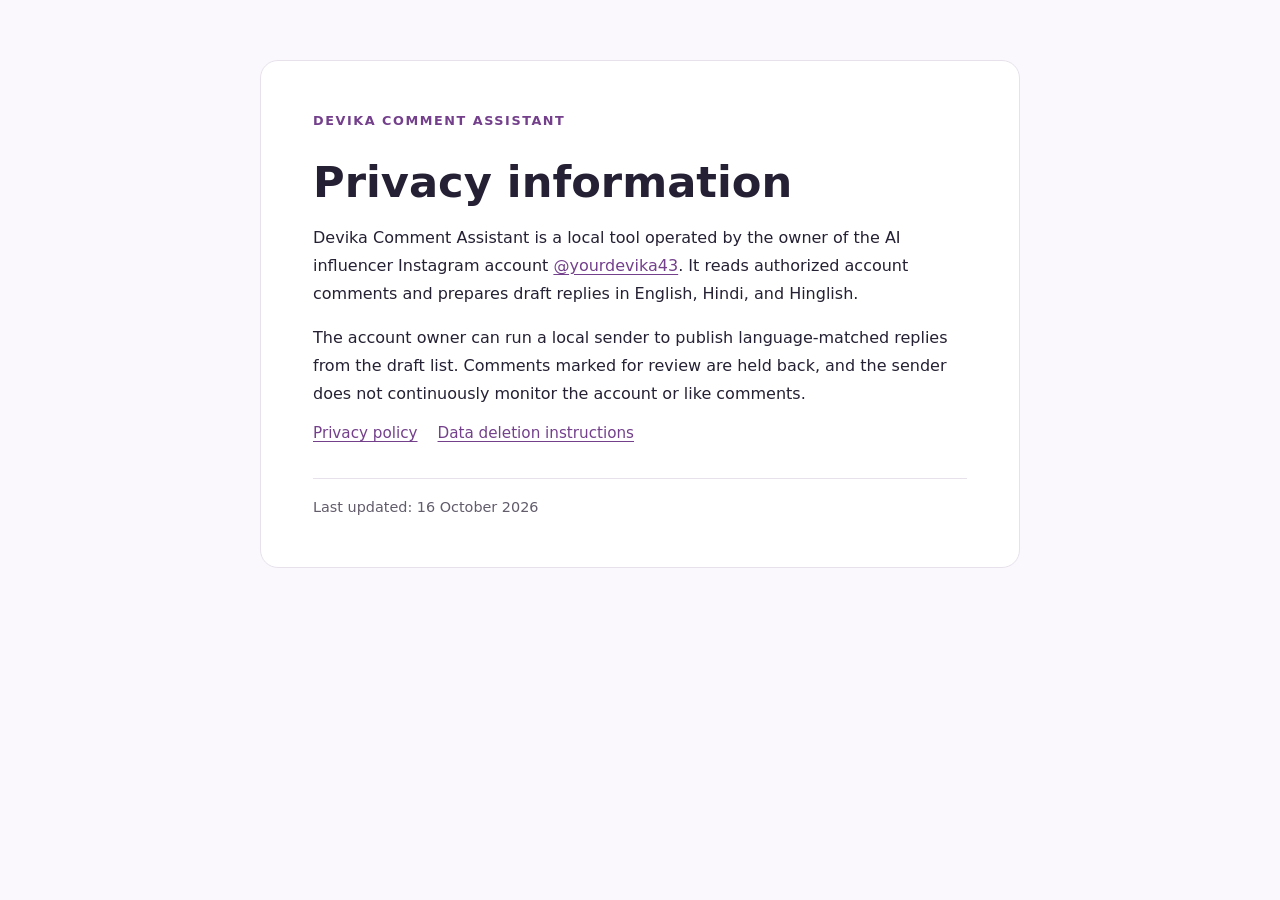
<file: index.html>
<!doctype html>
<html lang="en"><head><meta charset="utf-8"><meta name="viewport" content="width=device-width,initial-scale=1"><title>Devika Comment Assistant · Privacy information</title><meta name="description" content="Privacy and data deletion information for Devika Comment Assistant, operated for @yourdevika43."><link rel="stylesheet" href="style.css"></head>
<body><main><div class="brand">Devika Comment Assistant</div><h1>Privacy information</h1><p>Devika Comment Assistant is a local tool operated by the owner of the AI influencer Instagram account <a href="https://www.instagram.com/yourdevika43/">@yourdevika43</a>. It reads authorized account comments and prepares draft replies in English, Hindi, and Hinglish.</p><p>The account owner can run a local sender to publish language-matched replies from the draft list. Comments marked for review are held back, and the sender does not continuously monitor the account or like comments.</p><nav aria-label="Policies"><a href="privacy.html">Privacy policy</a><a href="deletion.html">Data deletion instructions</a></nav><footer>Last updated: 16 October 2026</footer></main></body></html>
</file>
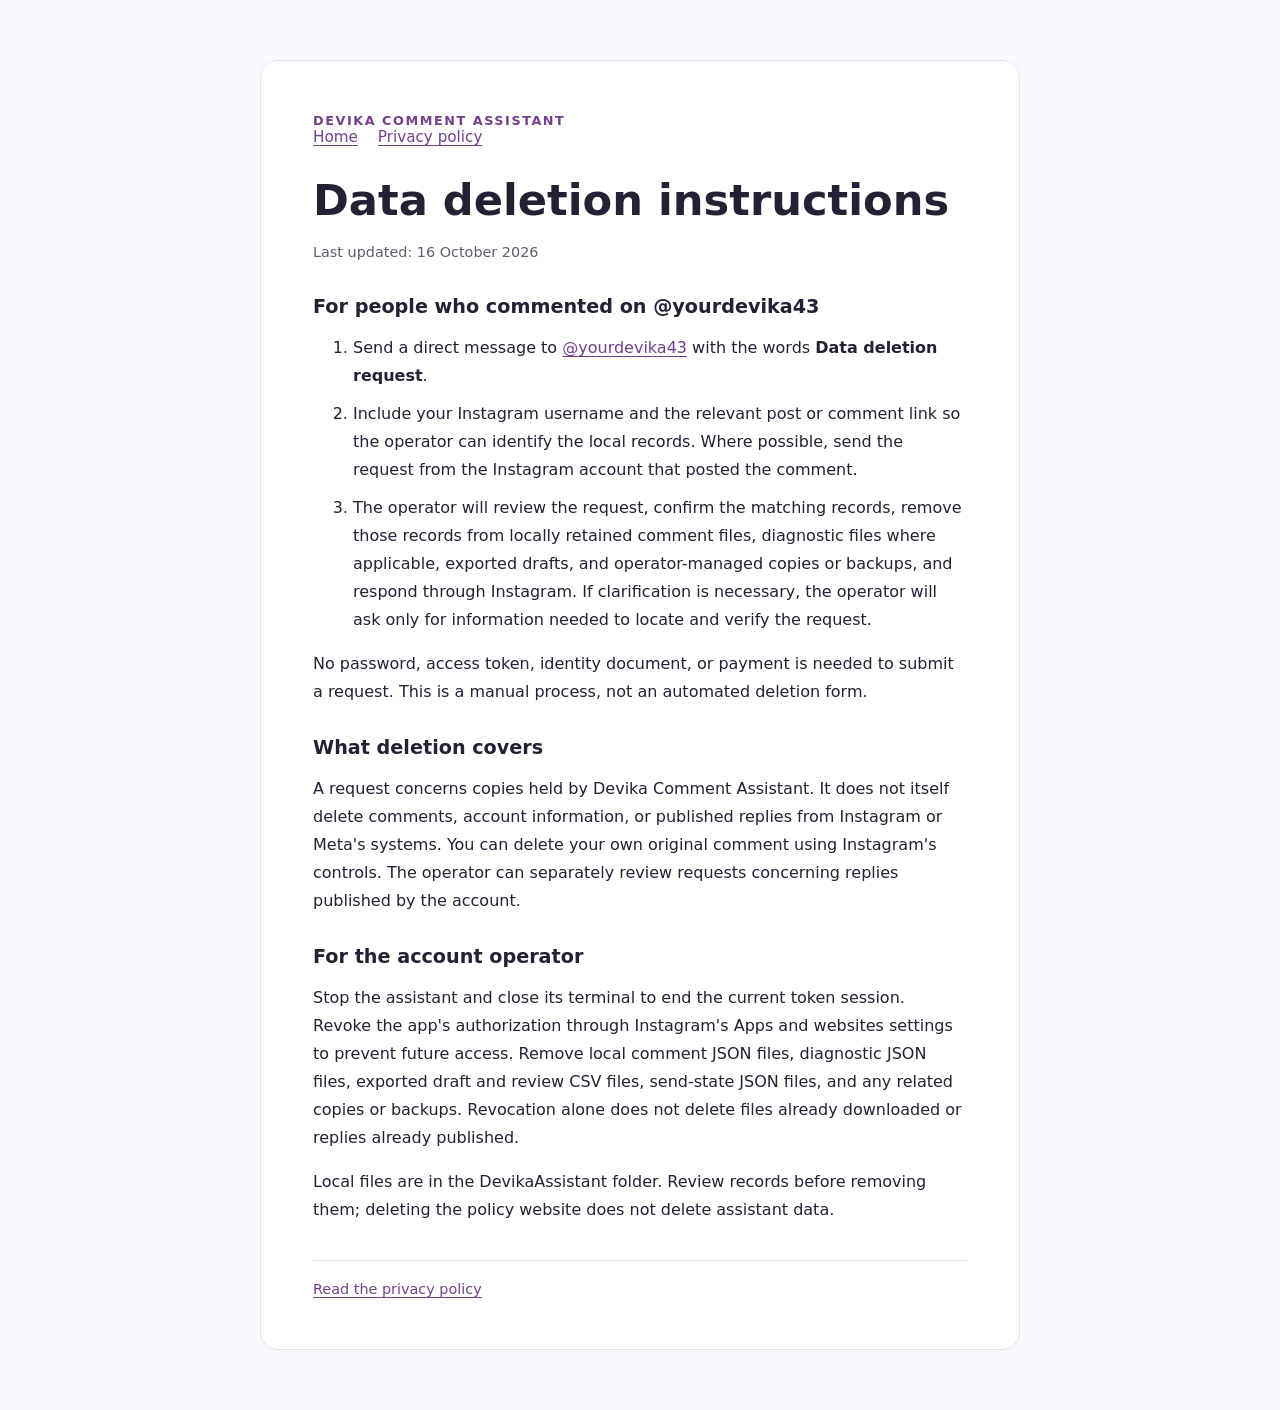
<file: deletion.html>
<!doctype html>
<html lang="en"><head><meta charset="utf-8"><meta name="viewport" content="width=device-width,initial-scale=1"><title>Data Deletion · Devika Comment Assistant</title><meta name="description" content="How to request deletion of comment data retained by Devika Comment Assistant."><link rel="stylesheet" href="style.css"></head>
<body><main><div class="brand">Devika Comment Assistant</div><nav aria-label="Policies"><a href="index.html">Home</a><a href="privacy.html">Privacy policy</a></nav><h1>Data deletion instructions</h1><p class="date">Last updated: 16 October 2026</p>
<h2>For people who commented on @yourdevika43</h2><ol><li>Send a direct message to <a href="https://www.instagram.com/yourdevika43/">@yourdevika43</a> with the words <strong>Data deletion request</strong>.</li><li>Include your Instagram username and the relevant post or comment link so the operator can identify the local records. Where possible, send the request from the Instagram account that posted the comment.</li><li>The operator will review the request, confirm the matching records, remove those records from locally retained comment files, diagnostic files where applicable, exported drafts, and operator-managed copies or backups, and respond through Instagram. If clarification is necessary, the operator will ask only for information needed to locate and verify the request.</li></ol><p>No password, access token, identity document, or payment is needed to submit a request. This is a manual process, not an automated deletion form.</p>
<h2>What deletion covers</h2><p>A request concerns copies held by Devika Comment Assistant. It does not itself delete comments, account information, or published replies from Instagram or Meta's systems. You can delete your own original comment using Instagram's controls. The operator can separately review requests concerning replies published by the account.</p>
<h2>For the account operator</h2><p>Stop the assistant and close its terminal to end the current token session. Revoke the app's authorization through Instagram's Apps and websites settings to prevent future access. Remove local comment JSON files, diagnostic JSON files, exported draft and review CSV files, send-state JSON files, and any related copies or backups. Revocation alone does not delete files already downloaded or replies already published.</p><p>Local files are in the DevikaAssistant folder. Review records before removing them; deleting the policy website does not delete assistant data.</p><footer><a href="privacy.html">Read the privacy policy</a></footer></main></body></html>
</file>
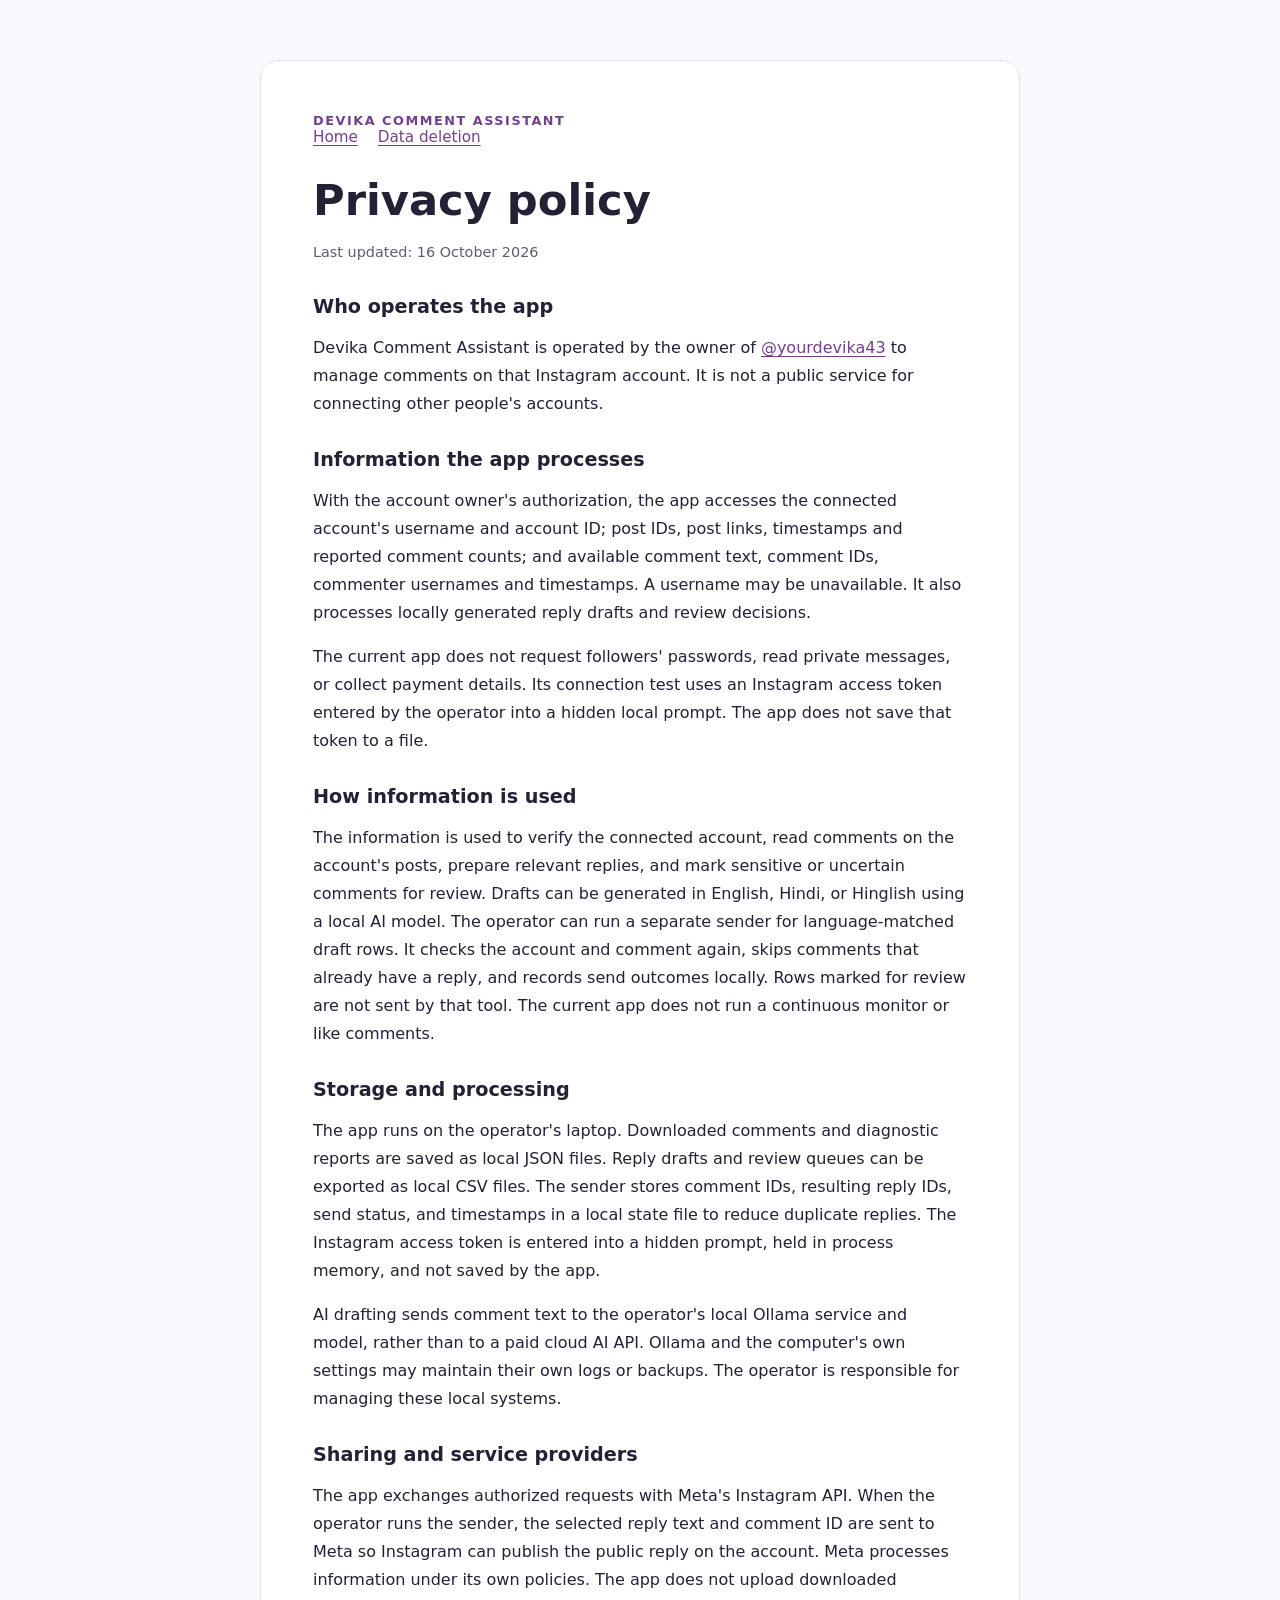
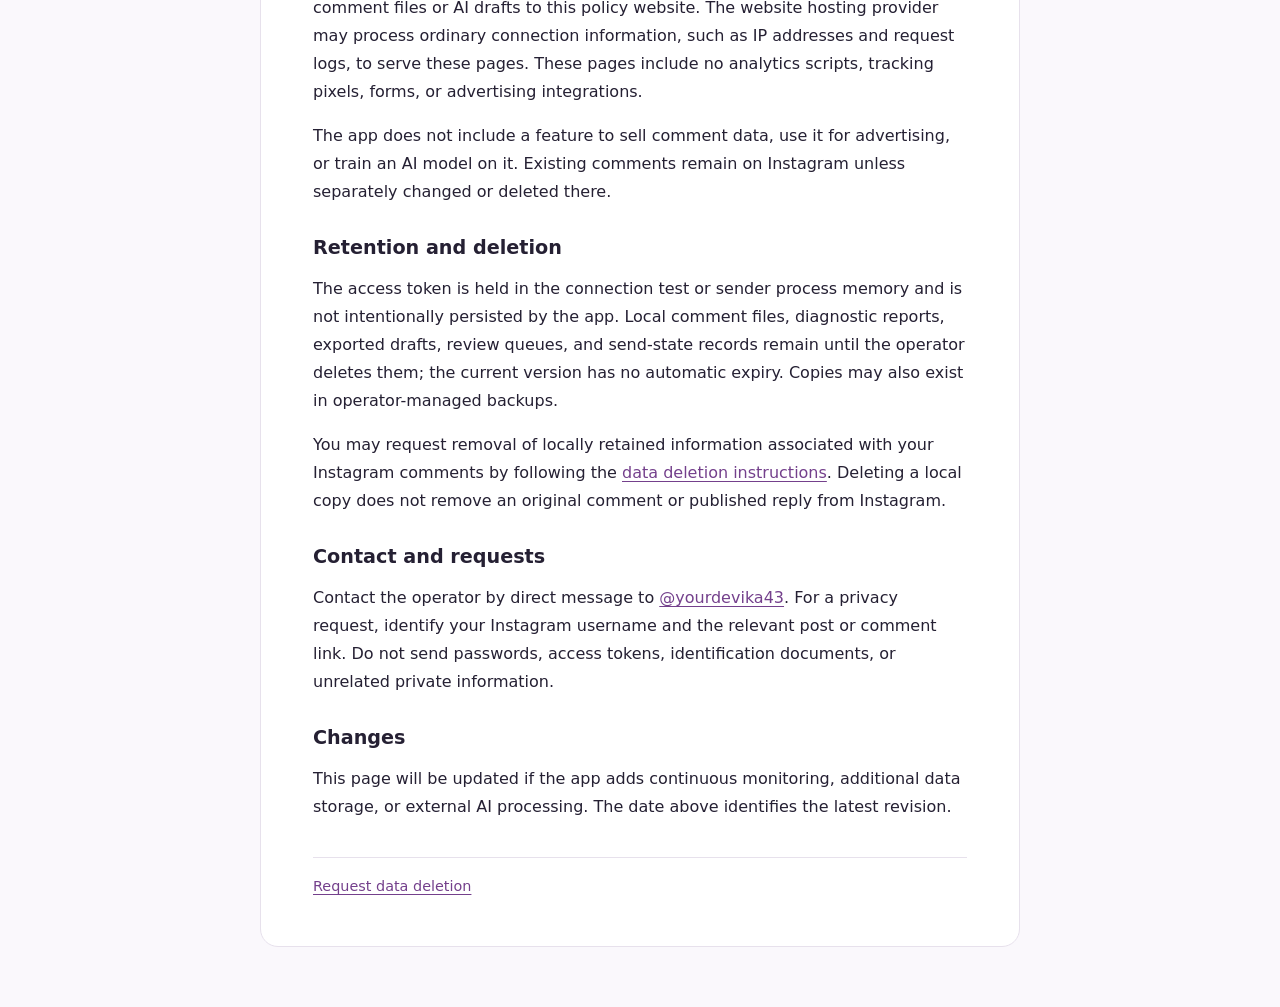
<file: privacy.html>
<!doctype html>
<html lang="en"><head><meta charset="utf-8"><meta name="viewport" content="width=device-width,initial-scale=1"><title>Privacy Policy · Devika Comment Assistant</title><meta name="description" content="How Devika Comment Assistant handles Instagram account information, comments, and locally generated reply drafts."><link rel="stylesheet" href="style.css"></head>
<body><main><div class="brand">Devika Comment Assistant</div><nav aria-label="Policies"><a href="index.html">Home</a><a href="deletion.html">Data deletion</a></nav><h1>Privacy policy</h1><p class="date">Last updated: 16 October 2026</p>
<h2>Who operates the app</h2><p>Devika Comment Assistant is operated by the owner of <a href="https://www.instagram.com/yourdevika43/">@yourdevika43</a> to manage comments on that Instagram account. It is not a public service for connecting other people's accounts.</p>
<h2>Information the app processes</h2><p>With the account owner's authorization, the app accesses the connected account's username and account ID; post IDs, post links, timestamps and reported comment counts; and available comment text, comment IDs, commenter usernames and timestamps. A username may be unavailable. It also processes locally generated reply drafts and review decisions.</p><p>The current app does not request followers' passwords, read private messages, or collect payment details. Its connection test uses an Instagram access token entered by the operator into a hidden local prompt. The app does not save that token to a file.</p>
<h2>How information is used</h2><p>The information is used to verify the connected account, read comments on the account's posts, prepare relevant replies, and mark sensitive or uncertain comments for review. Drafts can be generated in English, Hindi, or Hinglish using a local AI model. The operator can run a separate sender for language-matched draft rows. It checks the account and comment again, skips comments that already have a reply, and records send outcomes locally. Rows marked for review are not sent by that tool. The current app does not run a continuous monitor or like comments.</p><h2>Storage and processing</h2><p>The app runs on the operator's laptop. Downloaded comments and diagnostic reports are saved as local JSON files. Reply drafts and review queues can be exported as local CSV files. The sender stores comment IDs, resulting reply IDs, send status, and timestamps in a local state file to reduce duplicate replies. The Instagram access token is entered into a hidden prompt, held in process memory, and not saved by the app.</p><p>AI drafting sends comment text to the operator's local Ollama service and model, rather than to a paid cloud AI API. Ollama and the computer's own settings may maintain their own logs or backups. The operator is responsible for managing these local systems.</p><h2>Sharing and service providers</h2><p>The app exchanges authorized requests with Meta's Instagram API. When the operator runs the sender, the selected reply text and comment ID are sent to Meta so Instagram can publish the public reply on the account. Meta processes information under its own policies. The app does not upload downloaded comment files or AI drafts to this policy website. The website hosting provider may process ordinary connection information, such as IP addresses and request logs, to serve these pages. These pages include no analytics scripts, tracking pixels, forms, or advertising integrations.</p><p>The app does not include a feature to sell comment data, use it for advertising, or train an AI model on it. Existing comments remain on Instagram unless separately changed or deleted there.</p><h2>Retention and deletion</h2><p>The access token is held in the connection test or sender process memory and is not intentionally persisted by the app. Local comment files, diagnostic reports, exported drafts, review queues, and send-state records remain until the operator deletes them; the current version has no automatic expiry. Copies may also exist in operator-managed backups.</p><p>You may request removal of locally retained information associated with your Instagram comments by following the <a href="deletion.html">data deletion instructions</a>. Deleting a local copy does not remove an original comment or published reply from Instagram.</p><h2>Contact and requests</h2><p>Contact the operator by direct message to <a href="https://www.instagram.com/yourdevika43/">@yourdevika43</a>. For a privacy request, identify your Instagram username and the relevant post or comment link. Do not send passwords, access tokens, identification documents, or unrelated private information.</p>
<h2>Changes</h2><p>This page will be updated if the app adds continuous monitoring, additional data storage, or external AI processing. The date above identifies the latest revision.</p><footer><a href="deletion.html">Request data deletion</a></footer></main></body></html>
</file>
<file: style.css>
:root{color-scheme:light;font-family:system-ui,-apple-system,BlinkMacSystemFont,"Segoe UI",sans-serif;color:#252033;background:#faf8fc}*{box-sizing:border-box}body{margin:0;padding:28px 20px}main{max-width:760px;margin:32px auto;background:white;padding:clamp(24px,5vw,52px);border:1px solid #e7e1ec;border-radius:18px}nav{display:flex;flex-wrap:wrap;gap:20px;font-size:.95rem}a{color:#74408c;text-underline-offset:3px}a:focus-visible{outline:3px solid #74408c;outline-offset:4px}h1{font-size:clamp(2rem,6vw,2.7rem);line-height:1.15;margin:30px 0 14px}h2{font-size:1.2rem;margin-top:30px}p,li{line-height:1.75}li{margin-bottom:10px}.brand{font-size:.8rem;font-weight:700;letter-spacing:.12em;text-transform:uppercase;color:#74408c}.date,footer{color:#625c6b;font-size:.9rem}footer{margin-top:36px;border-top:1px solid #e7e1ec;padding-top:20px}code{overflow-wrap:anywhere}
</file>
